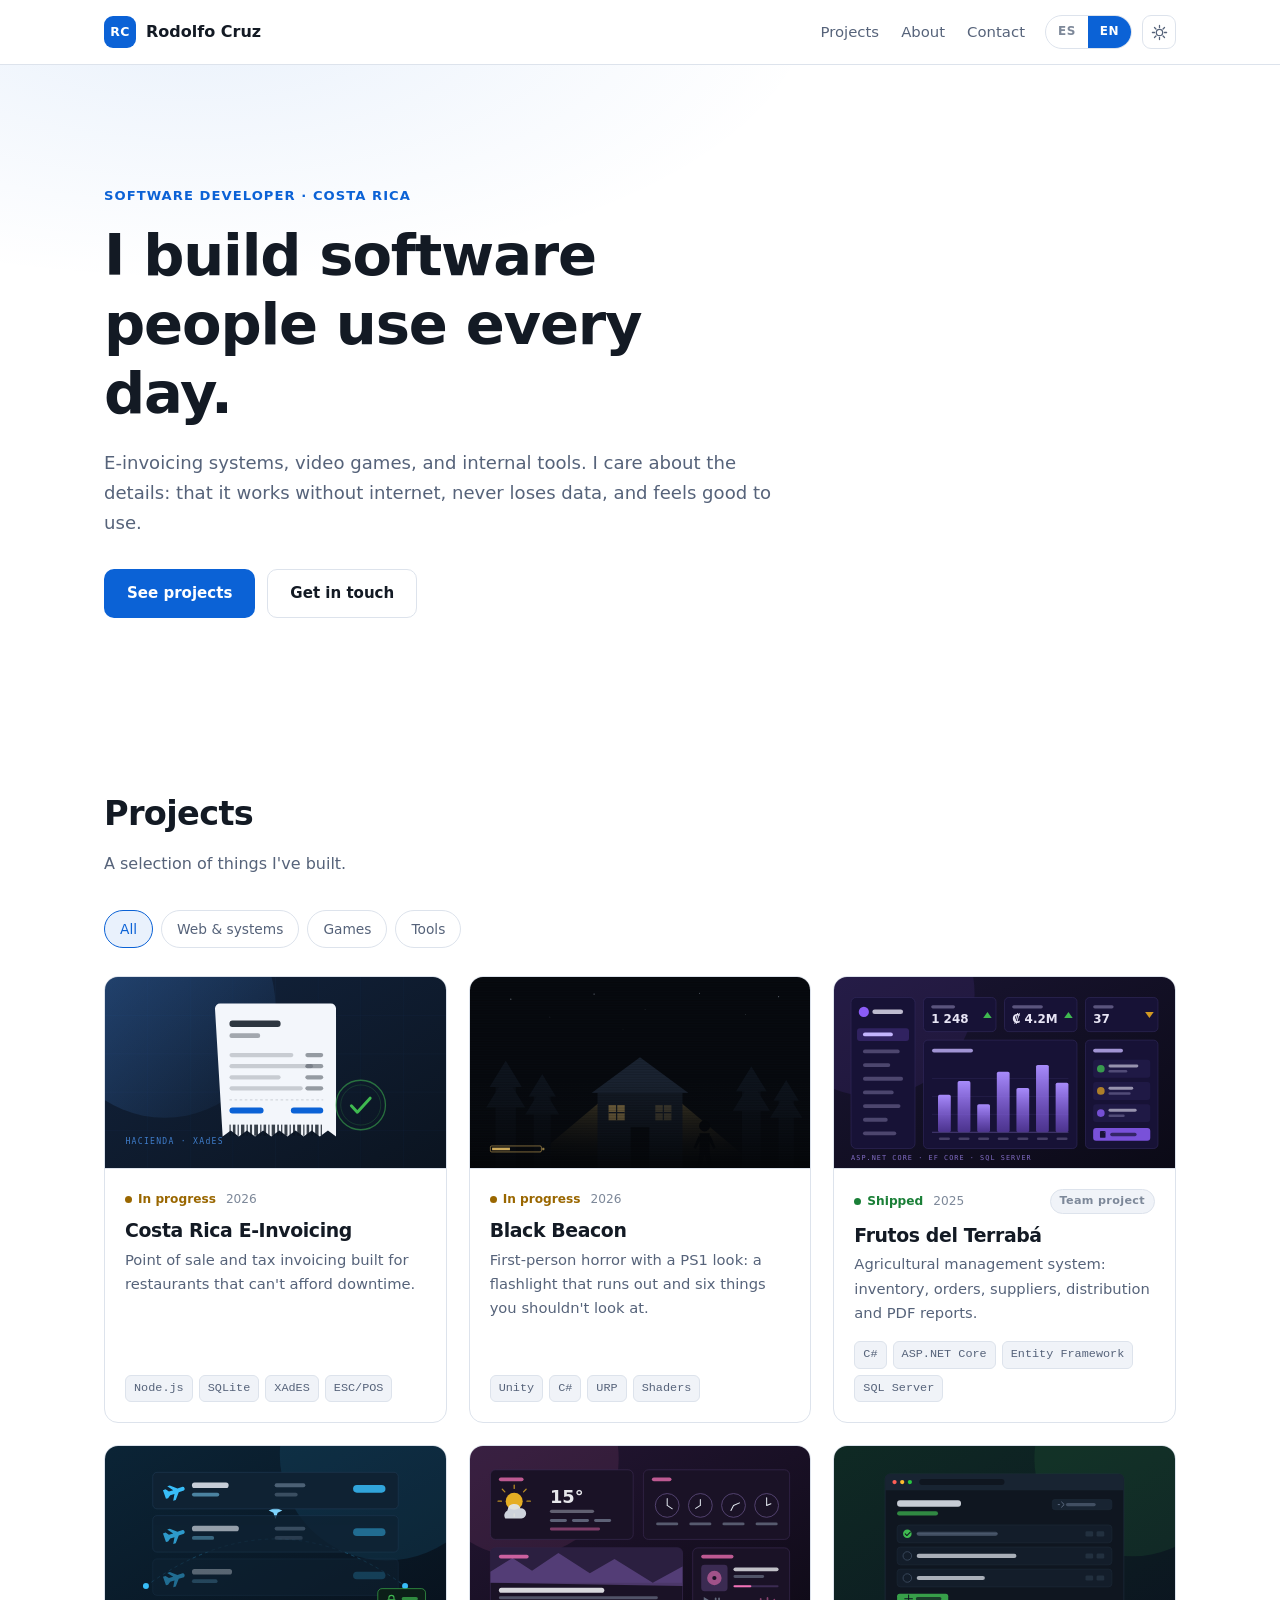
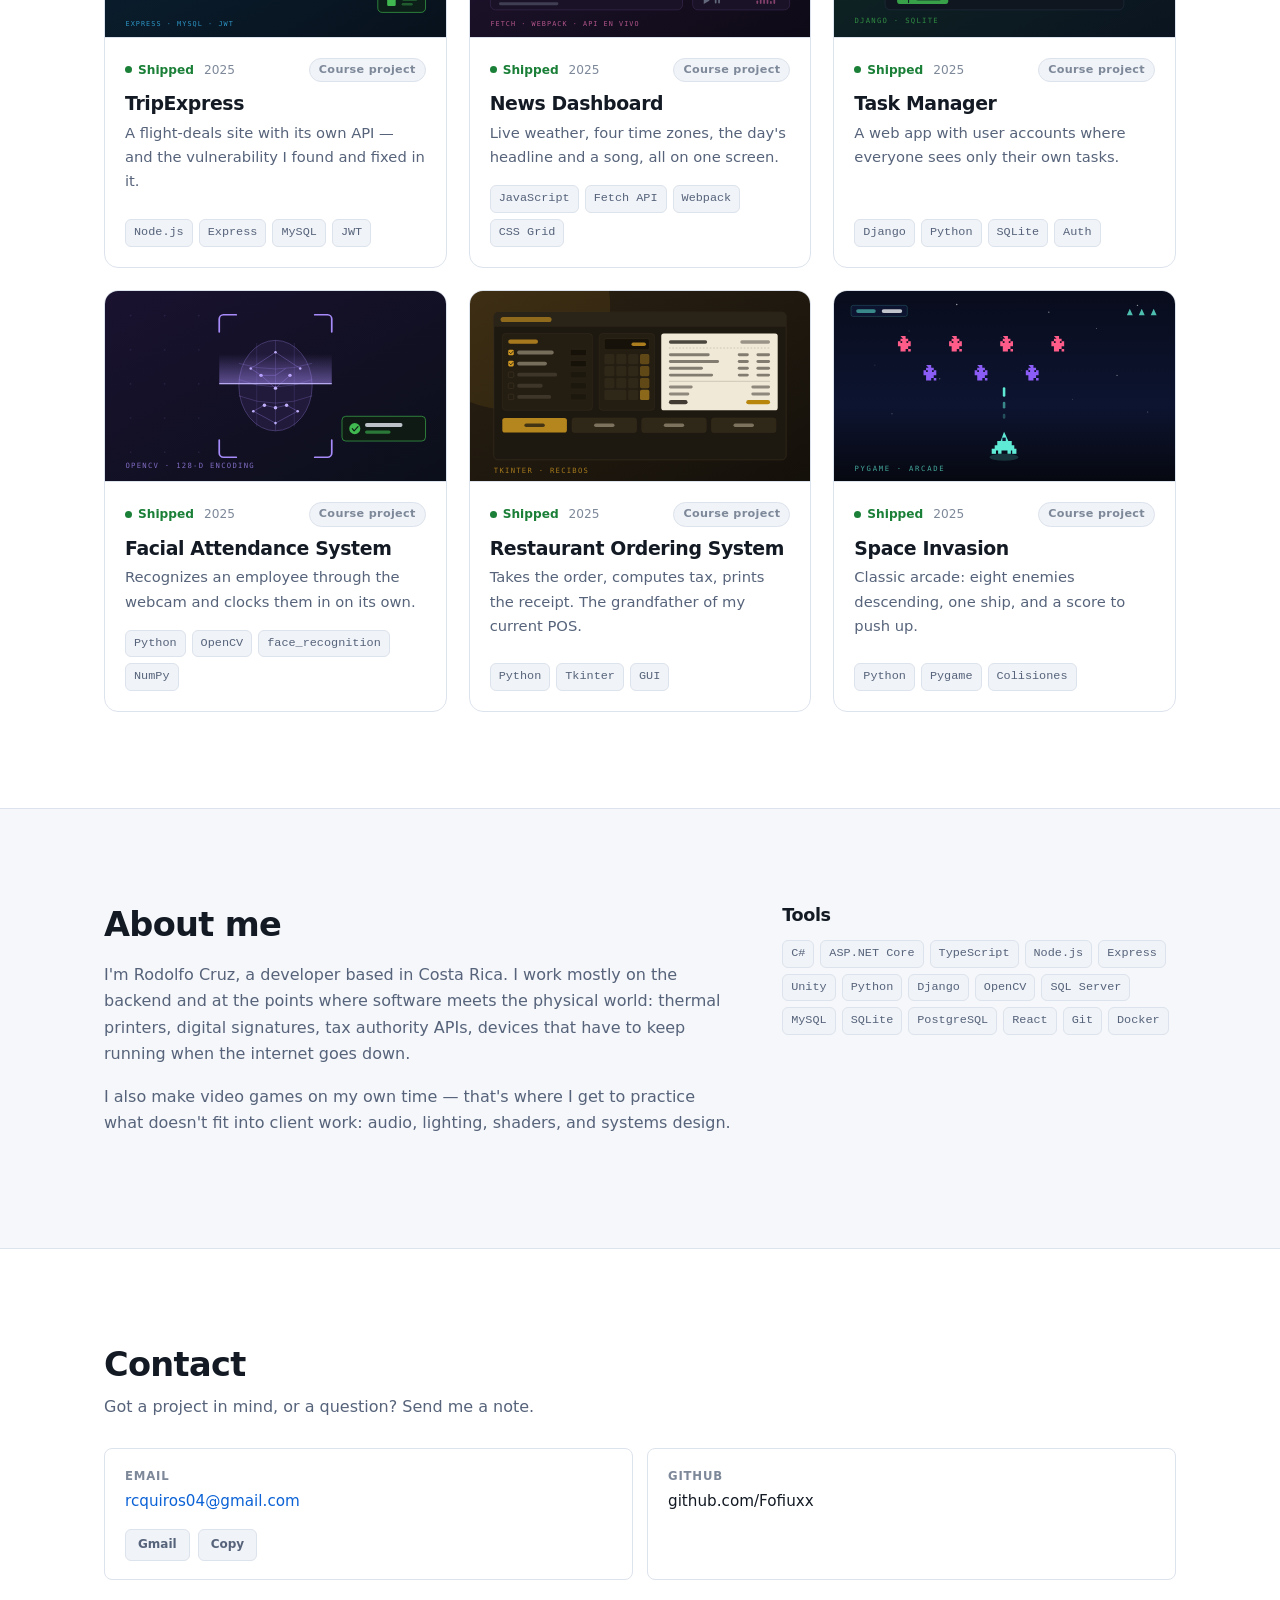
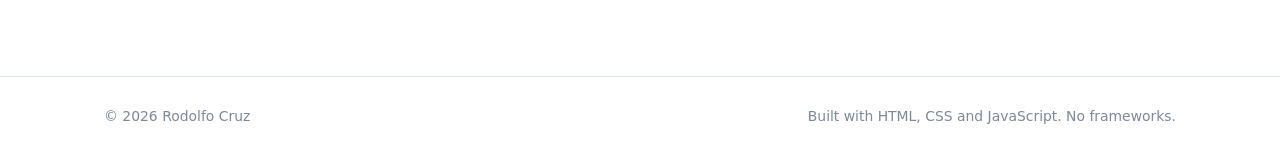
<file: index.html>
<!DOCTYPE html>
<html lang="es" data-theme="dark">
<head>
  <meta charset="UTF-8">
  <meta name="viewport" content="width=device-width, initial-scale=1.0">
  <title>Rodolfo Cruz — Proyectos</title>
  <meta name="description" content="Portafolio de proyectos de Rodolfo Cruz: software de facturación electrónica, videojuegos y herramientas.">
  <meta name="color-scheme" content="dark light">

  <!-- Vista previa al compartir el enlace.
       og:image tiene que ser JPG o PNG con URL absoluta: las redes sociales
       no renderizan SVG ni resuelven rutas relativas. Si algún día cambias
       el dominio, hay que actualizar estas dos URL. -->
  <meta property="og:type" content="website">
  <meta property="og:url" content="https://fofiuxx.github.io/portfolio/">
  <meta property="og:title" content="Rodolfo Cruz — Proyectos">
  <meta property="og:description" content="Portafolio de proyectos: facturación electrónica, videojuegos y herramientas.">
  <meta property="og:image" content="https://fofiuxx.github.io/portfolio/assets/img/og-cover.jpg">
  <meta property="og:image:width" content="1200">
  <meta property="og:image:height" content="630">
  <meta name="twitter:card" content="summary_large_image">

  <link rel="icon" href="assets/img/favicon.svg" type="image/svg+xml">
  <link rel="apple-touch-icon" href="assets/img/apple-touch-icon.png">
  <link rel="stylesheet" href="css/styles.css">
</head>
<body>
  <a class="skip-link" href="#main" data-i18n="skip">Saltar al contenido</a>

  <header class="site-header">
    <div class="wrap header-inner">
      <a class="brand" href="#top">
        <span class="brand-mark" aria-hidden="true">RC</span>
        <span class="brand-name">Rodolfo Cruz</span>
      </a>

      <nav class="nav" aria-label="Principal">
        <a href="#proyectos" data-i18n="nav.projects">Proyectos</a>
        <a href="#sobre-mi" data-i18n="nav.about">Sobre mí</a>
        <a href="#contacto" data-i18n="nav.contact">Contacto</a>
      </nav>

      <div class="header-actions">
        <div class="lang-switch" role="group" aria-label="Idioma / Language">
          <button type="button" data-lang="es" class="is-active">ES</button>
          <button type="button" data-lang="en">EN</button>
        </div>
        <button type="button" id="theme-toggle" class="icon-btn" aria-label="Cambiar tema">
          <svg class="icon-sun" viewBox="0 0 24 24" aria-hidden="true"><circle cx="12" cy="12" r="4.5"/><path d="M12 2v3M12 19v3M2 12h3M19 12h3M4.9 4.9l2.1 2.1M17 17l2.1 2.1M19.1 4.9L17 7M7 17l-2.1 2.1"/></svg>
          <svg class="icon-moon" viewBox="0 0 24 24" aria-hidden="true"><path d="M20 14.5A8.5 8.5 0 0 1 9.5 4a8.5 8.5 0 1 0 10.5 10.5z"/></svg>
        </button>
      </div>
    </div>
  </header>

  <main id="main">
    <section class="hero" id="top">
      <div class="wrap">
        <p class="eyebrow" data-i18n="hero.eyebrow">Desarrollador de software · Costa Rica</p>
        <h1 class="hero-title" data-i18n="hero.title">Construyo software que se usa todos los días.</h1>
        <p class="hero-lead" data-i18n="hero.lead">
          Sistemas de facturación electrónica, videojuegos y herramientas internas.
          Me interesa el detalle: que funcione sin internet, que no pierda datos y que se sienta bien de usar.
        </p>
        <div class="hero-actions">
          <a class="btn btn-primary" href="#proyectos" data-i18n="hero.cta">Ver proyectos</a>
          <!-- Lleva a la sección de contacto en vez de abrir mailto: si el
               visitante no tiene programa de correo, un mailto no hace nada
               y el botón parece roto. Abajo puede copiar la dirección o
               abrir Gmail. -->
          <a class="btn btn-ghost" href="#contacto" data-i18n="hero.contact">Escríbeme</a>
        </div>
      </div>
    </section>

    <section class="section" id="proyectos">
      <div class="wrap">
        <div class="section-head">
          <h2 data-i18n="projects.title">Proyectos</h2>
          <p class="section-sub" data-i18n="projects.sub">Una selección de lo que he construido.</p>
        </div>

        <div class="filters" id="filters" role="group" aria-label="Filtrar proyectos"></div>

        <div class="grid" id="project-grid"></div>
        <p class="empty" id="empty-state" hidden data-i18n="projects.empty">No hay proyectos en esta categoría.</p>
      </div>
    </section>

    <section class="section section-alt" id="sobre-mi">
      <div class="wrap about">
        <div class="about-text">
          <h2 data-i18n="about.title">Sobre mí</h2>
          <p data-i18n="about.p1">
            Soy Rodolfo Cruz, desarrollador en Costa Rica. Trabajo sobre todo en el backend y en los
            puntos donde el software toca el mundo real: impresoras térmicas, firmas digitales,
            APIs de Hacienda, dispositivos que tienen que seguir funcionando cuando se cae el internet.
          </p>
          <p data-i18n="about.p2">
            También hago videojuegos por mi cuenta, que es donde practico lo que no cabe en un
            proyecto de cliente: audio, iluminación, shaders y diseño de sistemas.
          </p>
        </div>
        <div class="about-stack">
          <h3 data-i18n="about.stackTitle">Herramientas</h3>
          <ul class="chips" id="stack-list"></ul>
        </div>
      </div>
    </section>

    <section class="section" id="contacto">
      <div class="wrap contact">
        <h2 data-i18n="contact.title">Contacto</h2>
        <p data-i18n="contact.sub">¿Un proyecto en mente o una pregunta? Escríbeme.</p>
        <div class="contact-links">
          <!-- Tres salidas, porque no todo el mundo tiene programa de correo:
               el enlace abre el suyo si lo tiene, "Gmail" funciona desde
               cualquier navegador, y "Copiar" siempre funciona. -->
          <div class="contact-link contacto-correo">
            <span class="contact-label">Email</span>
            <a class="contact-value" id="enlace-correo"
               href="mailto:rcquiros04@gmail.com?subject=Contacto%20desde%20tu%20portafolio">rcquiros04@gmail.com</a>
            <div class="acciones-correo">
              <a class="accion" href="https://mail.google.com/mail/?view=cm&amp;fs=1&amp;to=rcquiros04@gmail.com&amp;su=Contacto%20desde%20tu%20portafolio"
                 target="_blank" rel="noopener">Gmail</a>
              <button type="button" class="accion" id="copiar-correo"
                      data-correo="rcquiros04@gmail.com" data-i18n="contact.copiar">Copiar</button>
            </div>
          </div>
          <a class="contact-link" href="https://github.com/Fofiuxx" target="_blank" rel="noopener">
            <span class="contact-label">GitHub</span>
            <span class="contact-value">github.com/Fofiuxx</span>
          </a>
          <!-- ¿Tienes LinkedIn? Descomenta esto y pon tu usuario.
               Lo dejé fuera porque no lo sé, y un enlace roto en un portafolio
               es peor que no tener el enlace.
          <a class="contact-link" href="https://www.linkedin.com/in/TU-USUARIO" target="_blank" rel="noopener">
            <span class="contact-label">LinkedIn</span>
            <span class="contact-value">linkedin.com/in/TU-USUARIO</span>
          </a>
          -->
        </div>
      </div>
    </section>
  </main>

  <footer class="site-footer">
    <div class="wrap footer-inner">
      <p>© <span id="year"></span> Rodolfo Cruz</p>
      <p class="footer-note" data-i18n="footer.note">Hecho con HTML, CSS y JavaScript. Sin frameworks.</p>
    </div>
  </footer>

  <!-- Detalle de proyecto -->
  <dialog class="modal" id="project-modal" aria-labelledby="modal-title">
    <button type="button" class="modal-close" id="modal-close" aria-label="Cerrar">&times;</button>
    <div class="modal-body" id="modal-body"></div>
  </dialog>

  <script src="js/projects.js"></script>
  <script src="js/i18n.js"></script>
  <script src="js/main.js"></script>
</body>
</html>
</file>
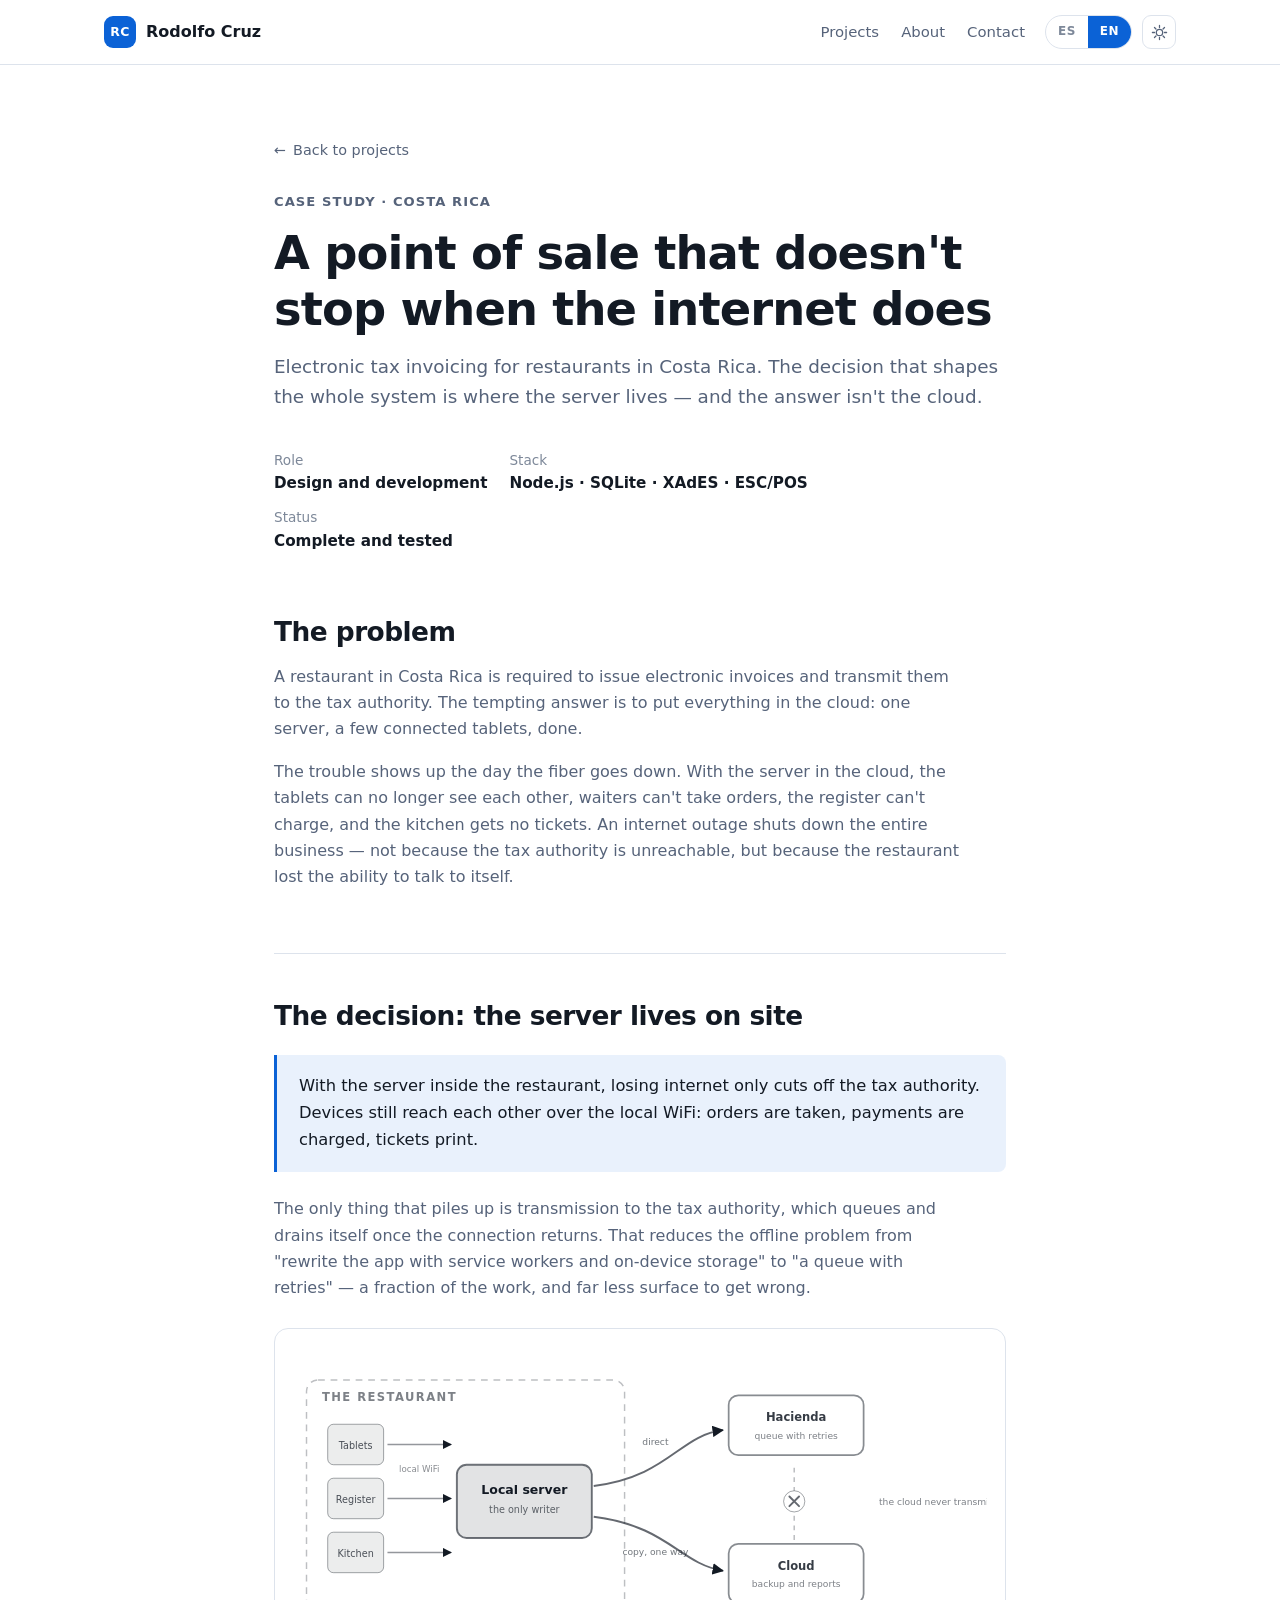
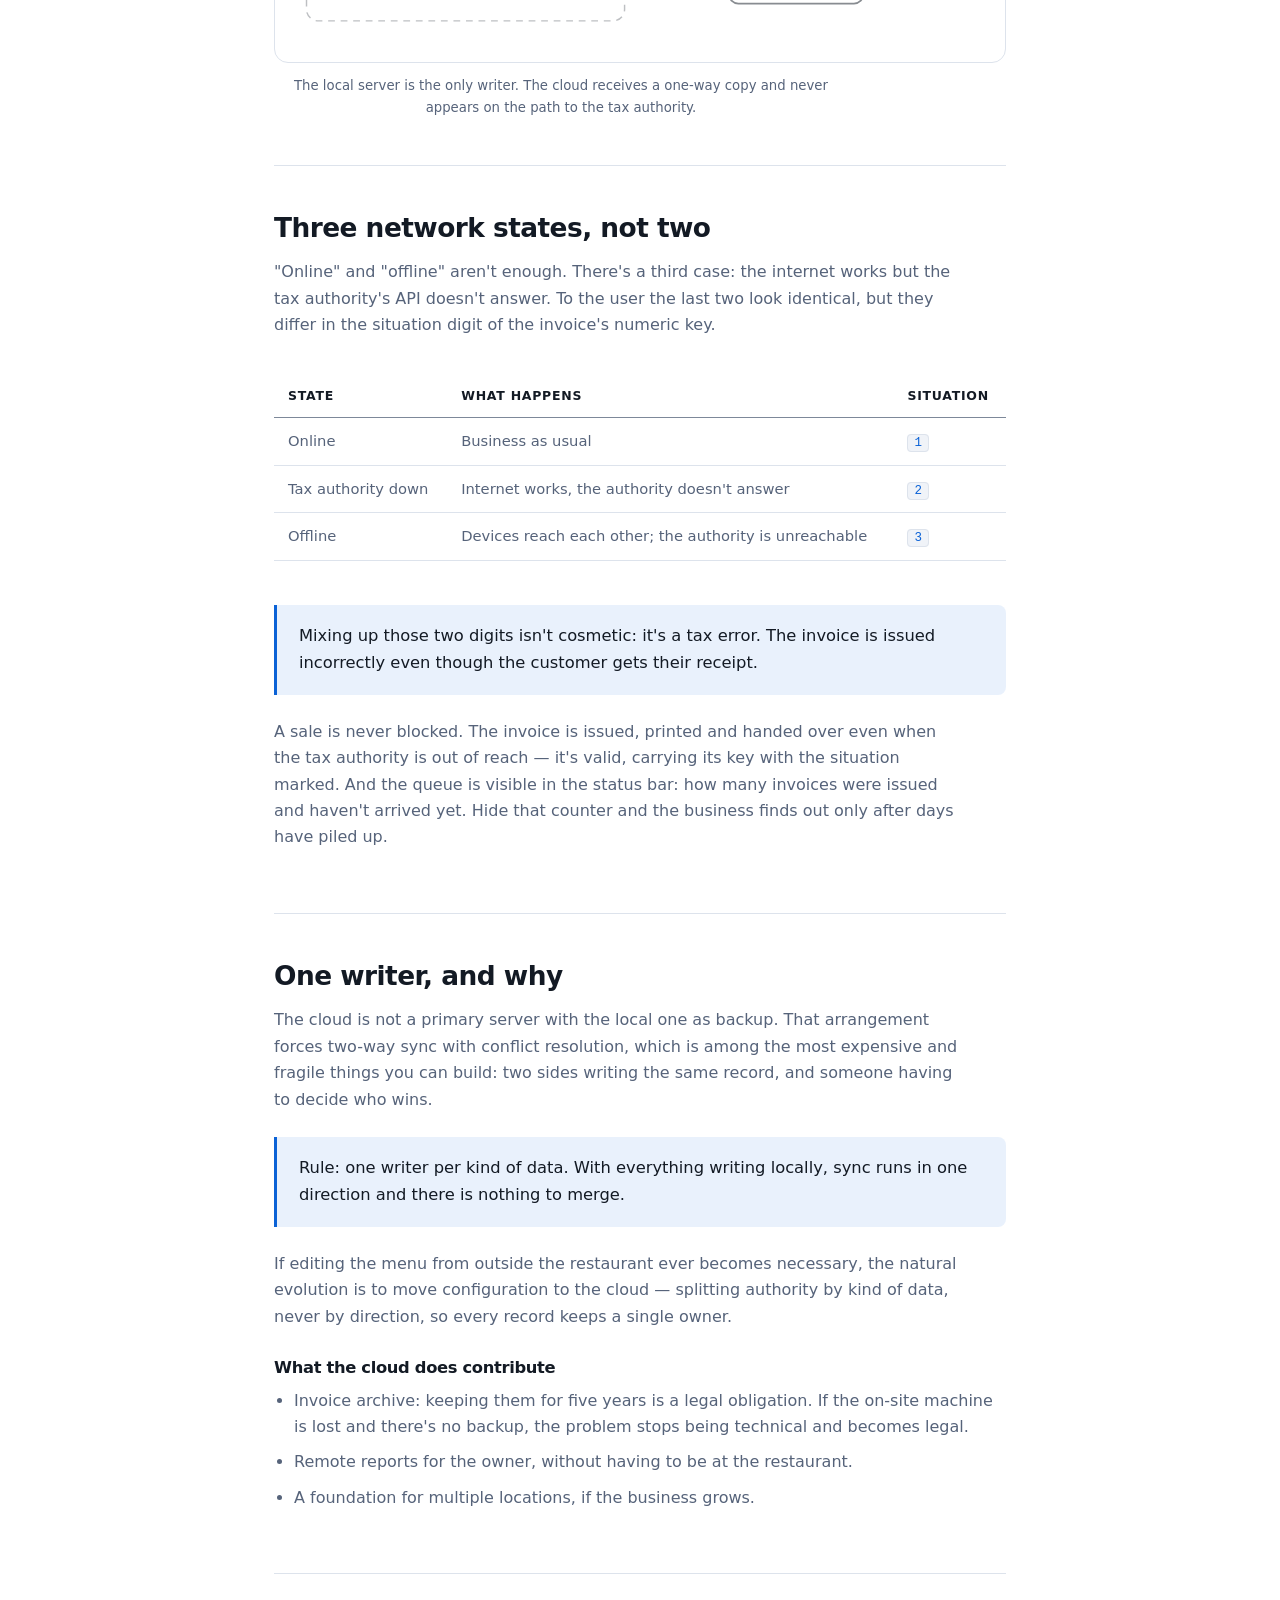
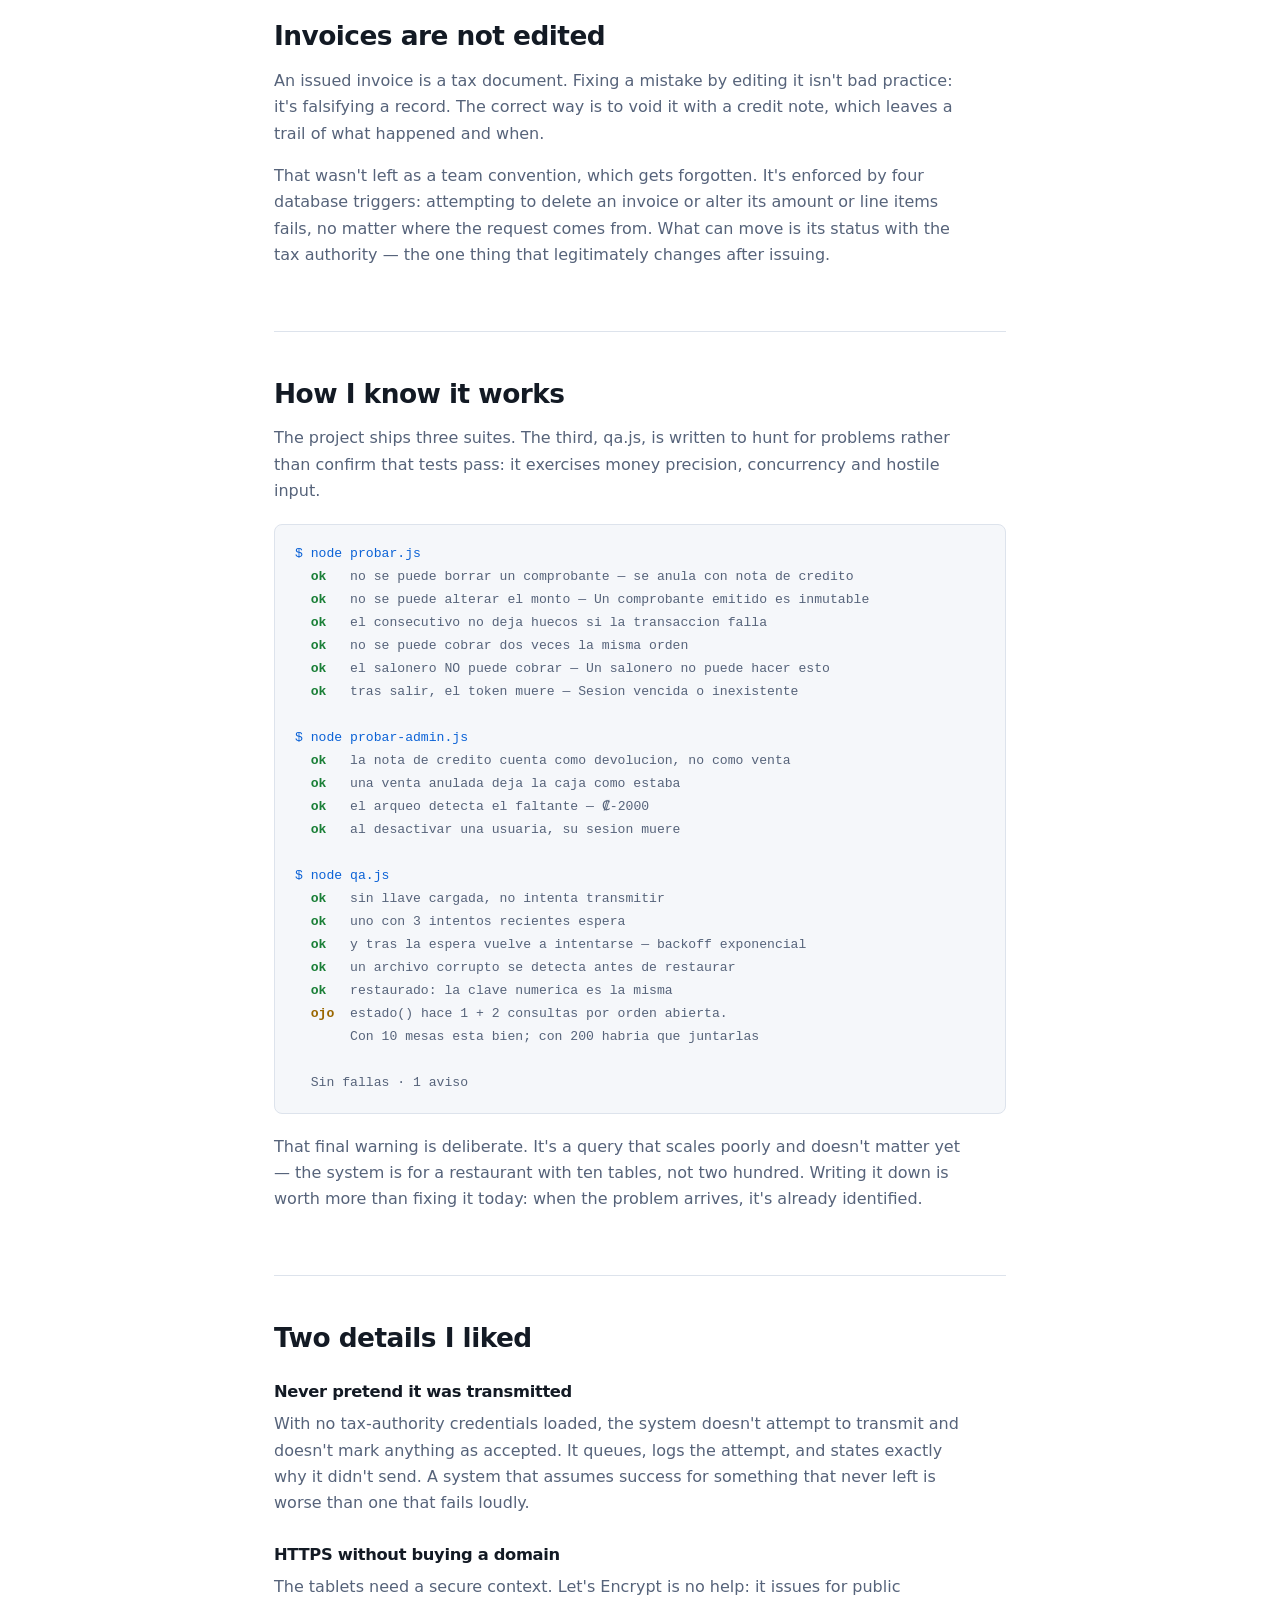
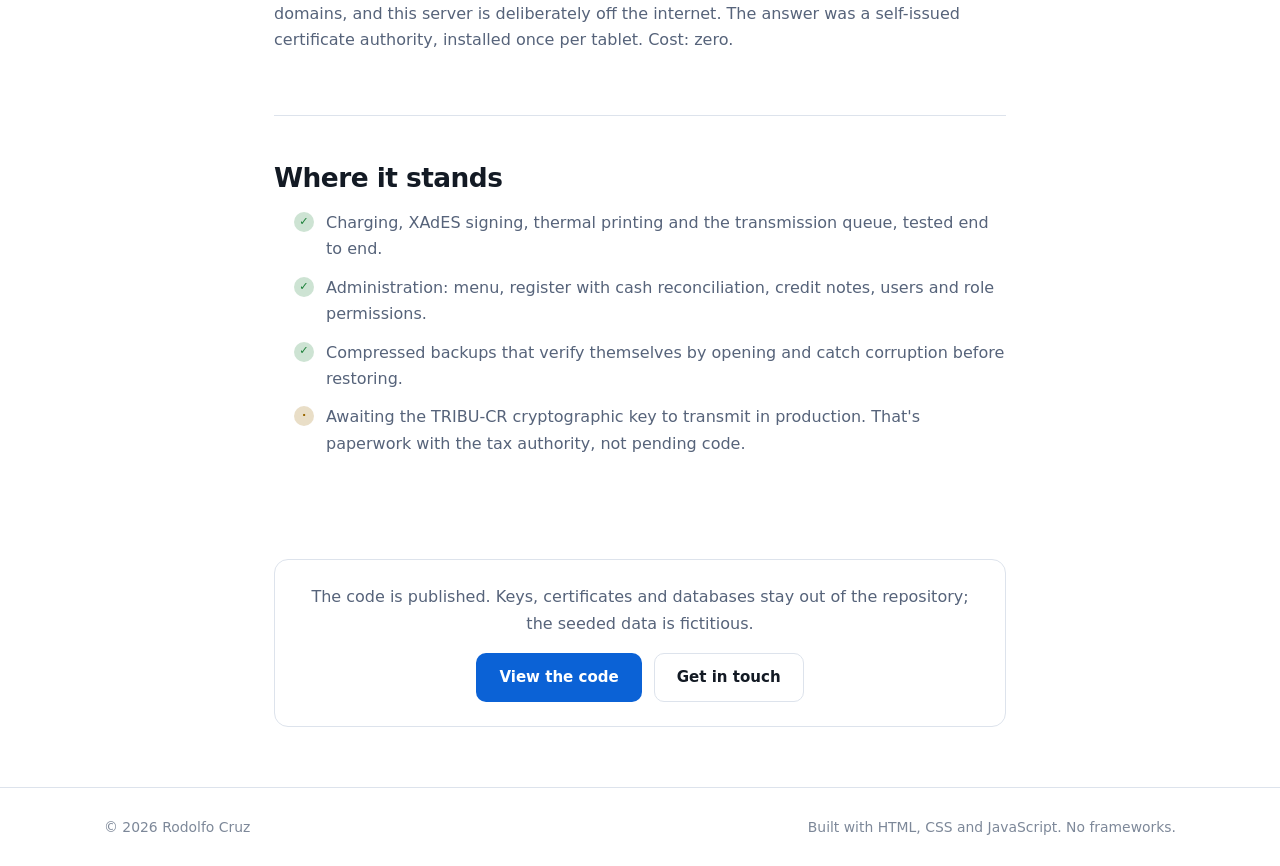
<file: proyectos/facturacion-cr.html>
<!DOCTYPE html>
<html lang="es" data-theme="dark">
<head>
  <meta charset="UTF-8">
  <meta name="viewport" content="width=device-width, initial-scale=1.0">
  <title>Facturación Electrónica CR — Caso de estudio</title>
  <meta name="description" content="Por qué el servidor de un punto de venta con facturación electrónica va dentro del restaurante y no en la nube.">
  <meta name="color-scheme" content="dark light">

  <meta property="og:type" content="article">
  <meta property="og:url" content="https://fofiuxx.github.io/portfolio/proyectos/facturacion-cr.html">
  <meta property="og:title" content="Facturación Electrónica CR — Caso de estudio">
  <meta property="og:description" content="Por qué el servidor va dentro del restaurante y no en la nube.">
  <meta property="og:image" content="https://fofiuxx.github.io/portfolio/assets/img/og-cover.jpg">
  <meta name="twitter:card" content="summary_large_image">

  <link rel="icon" href="../assets/img/favicon.svg" type="image/svg+xml">
  <link rel="stylesheet" href="../css/styles.css">
  <link rel="stylesheet" href="../css/caso.css">
</head>
<body>
  <a class="skip-link" href="#main" data-i18n="skip">Saltar al contenido</a>

  <header class="site-header">
    <div class="wrap header-inner">
      <a class="brand" href="../index.html">
        <span class="brand-mark" aria-hidden="true">RC</span>
        <span class="brand-name">Rodolfo Cruz</span>
      </a>
      <nav class="nav" aria-label="Principal">
        <a href="../index.html#proyectos" data-i18n="nav.projects">Proyectos</a>
        <a href="../index.html#sobre-mi" data-i18n="nav.about">Sobre mí</a>
        <a href="../index.html#contacto" data-i18n="nav.contact">Contacto</a>
      </nav>
      <div class="header-actions">
        <div class="lang-switch" role="group" aria-label="Idioma / Language">
          <button type="button" data-lang="es" class="is-active">ES</button>
          <button type="button" data-lang="en">EN</button>
        </div>
        <button type="button" id="theme-toggle" class="icon-btn" aria-label="Cambiar tema">
          <svg class="icon-sun" viewBox="0 0 24 24" aria-hidden="true"><circle cx="12" cy="12" r="4.5"/><path d="M12 2v3M12 19v3M2 12h3M19 12h3M4.9 4.9l2.1 2.1M17 17l2.1 2.1M19.1 4.9L17 7M7 17l-2.1 2.1"/></svg>
          <svg class="icon-moon" viewBox="0 0 24 24" aria-hidden="true"><path d="M20 14.5A8.5 8.5 0 0 1 9.5 4a8.5 8.5 0 1 0 10.5 10.5z"/></svg>
        </button>
      </div>
    </div>
  </header>

  <main id="main" class="caso">
    <div class="caso-hero">
      <a class="volver" href="../index.html#proyectos" data-i18n="volver">Volver a proyectos</a>
      <p class="eyebrow" data-i18n="c.eyebrow">Caso de estudio · Costa Rica</p>
      <h1 data-i18n="c.titulo">Un punto de venta que no se detiene cuando se cae el internet</h1>
      <p class="caso-lead" data-i18n="c.lead">
        Facturación electrónica ante Hacienda para restaurantes. La decisión que define
        todo el sistema es dónde vive el servidor — y la respuesta no es la nube.
      </p>
      <div class="caso-meta">
        <div><span data-i18n="c.meta.rol">Rol</span><strong data-i18n="c.meta.rolV">Diseño y desarrollo</strong></div>
        <div><span data-i18n="c.meta.stack">Stack</span><strong>Node.js · SQLite · XAdES · ESC/POS</strong></div>
        <div><span data-i18n="c.meta.estado">Estado</span><strong data-i18n="c.meta.estadoV">Completo y probado</strong></div>
      </div>
    </div>

    <section>
      <h2 data-i18n="c.problema.t">El problema</h2>
      <p data-i18n="c.problema.p1">
        Un restaurante en Costa Rica está obligado a emitir comprobantes electrónicos y
        transmitirlos a Hacienda. La tentación es poner todo en la nube: un servidor, unas
        tablets conectadas, listo.
      </p>
      <p data-i18n="c.problema.p2">
        El problema aparece el día que se cae la fibra. Con el servidor en la nube, las
        tablets dejan de verse entre sí, los saloneros no pueden tomar pedidos, la caja no
        puede cobrar y la cocina no recibe comandas. Un corte de internet apaga el negocio
        entero — y no porque Hacienda esté inalcanzable, sino porque el restaurante perdió
        la capacidad de hablar consigo mismo.
      </p>
    </section>

    <section>
      <h2 data-i18n="c.decision.t">La decisión: el servidor va en el local</h2>
      <div class="clave">
        <p data-i18n="c.decision.clave">
          Con el servidor dentro del restaurante, perder internet <strong>solo corta a
          Hacienda</strong>. Los dispositivos se siguen viendo por el WiFi del local: se
          toman pedidos, se cobra y se imprime igual.
        </p>
      </div>
      <p data-i18n="c.decision.p1">
        Lo único que se acumula es la transmisión al fisco, que se encola y se drena sola
        cuando vuelve la conexión. Eso reduce el problema del trabajo sin conexión de
        «reescribir la aplicación con service workers y almacenamiento en el dispositivo»
        a «una cola con reintentos» — una fracción del trabajo, y muchísimo menos superficie
        donde equivocarse.
      </p>

      <div class="diagrama">
        <svg viewBox="0 0 720 300" xmlns="http://www.w3.org/2000/svg" role="img"
             aria-labelledby="diag-titulo">
          <title id="diag-titulo" data-i18n="c.diag.alt">El servidor vive en el restaurante; la nube solo recibe copia y el envío a Hacienda sale del local</title>
          <defs>
            <marker id="flecha" viewBox="0 0 10 10" refX="9" refY="5"
                    markerWidth="6" markerHeight="6" orient="auto-start-reverse">
              <path d="M0 0L10 5L0 10z" fill="currentColor"/>
            </marker>
          </defs>

          <!-- recinto del local -->
          <rect x="14" y="30" width="330" height="250" rx="12"
                fill="none" stroke="currentColor" stroke-opacity="0.28"
                stroke-width="1.5" stroke-dasharray="7 6"/>
          <text x="30" y="52" font-size="12" font-weight="700" fill="currentColor"
                fill-opacity="0.55" letter-spacing="1.5" data-i18n="c.diag.local">EL RESTAURANTE</text>

          <!-- dispositivos -->
          <g fill="currentColor" fill-opacity="0.08" stroke="currentColor" stroke-opacity="0.4">
            <rect x="36" y="76" width="58" height="42" rx="6"/>
            <rect x="36" y="132" width="58" height="42" rx="6"/>
            <rect x="36" y="188" width="58" height="42" rx="6"/>
          </g>
          <g font-size="10" fill="currentColor" fill-opacity="0.75" text-anchor="middle">
            <text x="65" y="102" data-i18n="c.diag.tablet">Tablets</text>
            <text x="65" y="158" data-i18n="c.diag.caja">Caja</text>
            <text x="65" y="214" data-i18n="c.diag.cocina">Cocina</text>
          </g>

          <!-- servidor local -->
          <rect x="170" y="118" width="140" height="76" rx="10"
                fill="currentColor" fill-opacity="0.12"
                stroke="currentColor" stroke-opacity="0.6" stroke-width="2"/>
          <text x="240" y="148" font-size="13" font-weight="700" text-anchor="middle"
                fill="currentColor" data-i18n="c.diag.servidor">Servidor local</text>
          <text x="240" y="168" font-size="10" text-anchor="middle"
                fill="currentColor" fill-opacity="0.65" data-i18n="c.diag.escritor">único que escribe</text>

          <!-- enlaces WiFi -->
          <g stroke="currentColor" stroke-opacity="0.45" stroke-width="1.6" fill="none"
             marker-end="url(#flecha)" color="currentColor">
            <path d="M98 97h66"/>
            <path d="M98 153h66"/>
            <path d="M98 209h66"/>
          </g>
          <text x="131" y="126" font-size="9" text-anchor="middle"
                fill="currentColor" fill-opacity="0.5" data-i18n="c.diag.wifi">WiFi del local</text>

          <!-- Hacienda -->
          <rect x="452" y="46" width="140" height="62" rx="10"
                fill="none" stroke="currentColor" stroke-opacity="0.5" stroke-width="1.8"/>
          <text x="522" y="73" font-size="12" font-weight="700" text-anchor="middle"
                fill="currentColor" fill-opacity="0.85">Hacienda</text>
          <text x="522" y="91" font-size="9.5" text-anchor="middle"
                fill="currentColor" fill-opacity="0.55" data-i18n="c.diag.cola">cola con reintentos</text>

          <!-- Nube -->
          <rect x="452" y="200" width="140" height="62" rx="10"
                fill="none" stroke="currentColor" stroke-opacity="0.5" stroke-width="1.8"/>
          <text x="522" y="227" font-size="12" font-weight="700" text-anchor="middle"
                fill="currentColor" fill-opacity="0.85" data-i18n="c.diag.nube">Nube</text>
          <text x="522" y="245" font-size="9.5" text-anchor="middle"
                fill="currentColor" fill-opacity="0.55" data-i18n="c.diag.respaldo">respaldo y reportes</text>

          <!-- local -> Hacienda -->
          <path d="M312 140 C 390 130, 400 88, 446 82" fill="none"
                stroke="currentColor" stroke-opacity="0.65" stroke-width="2"
                marker-end="url(#flecha)"/>
          <text x="376" y="98" font-size="9.5" text-anchor="middle"
                fill="currentColor" fill-opacity="0.6" data-i18n="c.diag.directo">directo</text>

          <!-- local -> nube (una sola direccion) -->
          <path d="M312 172 C 390 182, 400 220, 446 228" fill="none"
                stroke="currentColor" stroke-opacity="0.65" stroke-width="2"
                marker-end="url(#flecha)"/>
          <text x="376" y="212" font-size="9.5" text-anchor="middle"
                fill="currentColor" fill-opacity="0.6" data-i18n="c.diag.unaVia">copia, una vía</text>

          <!-- lo que NO pasa -->
          <path d="M520 196 L520 116" fill="none" stroke="currentColor"
                stroke-opacity="0.28" stroke-width="1.6" stroke-dasharray="5 5"/>
          <g transform="translate(520 156)">
            <circle r="11" fill="var(--bg)" stroke="currentColor" stroke-opacity="0.4"/>
            <path d="M-5 -5L5 5M5 -5L-5 5" stroke="currentColor" stroke-opacity="0.65"
                  stroke-width="2" stroke-linecap="round"/>
          </g>
          <text x="608" y="160" font-size="9.5" fill="currentColor" fill-opacity="0.55"
                data-i18n="c.diag.nunca">la nube nunca transmite</text>
        </svg>
      </div>
      <p class="pie-figura" data-i18n="c.diag.pie">
        El local es el único que escribe. La nube recibe copia en una sola dirección y
        nunca aparece en el camino hacia Hacienda.
      </p>
    </section>

    <section>
      <h2 data-i18n="c.estados.t">Tres estados de red, no dos</h2>
      <p data-i18n="c.estados.p1">
        «Con internet» y «sin internet» no alcanzan. Hay un tercer caso: hay internet pero
        la API de Hacienda no responde. Para el usuario los dos últimos se ven igual, pero
        se distinguen en el dígito de situación de la clave numérica del comprobante.
      </p>
      <div class="tabla-envoltura">
        <table class="tabla-caso">
          <thead>
            <tr>
              <th data-i18n="c.estados.h1">Estado</th>
              <th data-i18n="c.estados.h2">Qué pasa</th>
              <th data-i18n="c.estados.h3">Situación</th>
            </tr>
          </thead>
          <tbody>
            <tr><td data-i18n="c.estados.r1a">En línea</td><td data-i18n="c.estados.r1b">Todo normal</td><td><code>1</code></td></tr>
            <tr><td data-i18n="c.estados.r2a">Hacienda caído</td><td data-i18n="c.estados.r2b">Hay internet, el fisco no responde</td><td><code>2</code></td></tr>
            <tr><td data-i18n="c.estados.r3a">Sin internet</td><td data-i18n="c.estados.r3b">Los dispositivos se ven entre sí; Hacienda inalcanzable</td><td><code>3</code></td></tr>
          </tbody>
        </table>
      </div>
      <div class="clave">
        <p data-i18n="c.estados.clave">
          Confundir esos dos dígitos no es un detalle cosmético: es un <strong>error
          fiscal</strong>. El comprobante queda mal emitido aunque el cliente reciba su tiquete.
        </p>
      </div>
      <p data-i18n="c.estados.p2">
        La venta nunca se bloquea. El comprobante se emite, se imprime y se entrega aunque
        Hacienda esté fuera de alcance — es válido, lleva su clave con la situación marcada.
        Y la cola es visible en la barra: cuántos comprobantes se emitieron y todavía no
        llegaron. Si ese contador se esconde, el negocio se entera cuando ya acumuló días.
      </p>
    </section>

    <section>
      <h2 data-i18n="c.escritor.t">Un solo escritor, y por qué</h2>
      <p data-i18n="c.escritor.p1">
        La nube no es un servidor primario con el local de respaldo. Ese esquema obliga a
        sincronización bidireccional con resolución de conflictos, que es de lo más caro y
        frágil que se puede construir: dos lados escribiendo el mismo dato, y alguien
        teniendo que decidir quién gana.
      </p>
      <div class="clave">
        <p data-i18n="c.escritor.clave">
          Regla: <strong>un solo escritor por tipo de dato</strong>. Con todo escribiendo
          en el local, la sincronización va en una dirección y no hay nada que fusionar.
        </p>
      </div>
      <p data-i18n="c.escritor.p2">
        Si algún día hace falta editar el menú desde fuera del restaurante, la evolución
        natural es mover la configuración a la nube — repartir la autoridad por tipo de
        dato, nunca por dirección, de modo que cada registro conserve un único dueño.
      </p>
      <h3 data-i18n="c.escritor.h">Lo que la nube sí aporta</h3>
      <ul>
        <li data-i18n="c.escritor.l1">Respaldo de comprobantes: conservarlos cinco años es obligación legal. Si el equipo del local se pierde y no hay respaldo, el problema pasa de técnico a legal.</li>
        <li data-i18n="c.escritor.l2">Reportes remotos para el dueño, sin tener que estar en el restaurante.</li>
        <li data-i18n="c.escritor.l3">Base para varios locales, si el negocio crece.</li>
      </ul>
    </section>

    <section>
      <h2 data-i18n="c.inmutable.t">Los comprobantes no se editan</h2>
      <p data-i18n="c.inmutable.p1">
        Un comprobante emitido es un documento fiscal. Corregir un error editándolo no es
        una mala práctica: es falsear un registro. La forma correcta es anularlo con una
        nota de crédito, que deja rastro de qué pasó y cuándo.
      </p>
      <p data-i18n="c.inmutable.p2">
        Eso no se dejó como norma de equipo, que se olvida. Está impuesto por
        <strong>cuatro triggers en la base de datos</strong>: intentar borrar un comprobante
        o alterar su monto o sus líneas falla, venga la petición de donde venga. Lo que sí
        se puede mover es su estado ante Hacienda, que es lo único que legítimamente cambia
        después de emitido.
      </p>
    </section>

    <section>
      <h2 data-i18n="c.pruebas.t">Cómo sé que funciona</h2>
      <p data-i18n="c.pruebas.p1">
        El proyecto trae tres suites. La tercera, <code>qa.js</code>, está escrita para
        buscar problemas y no para confirmar que las pruebas pasan: prueba precisión del
        dinero, concurrencia y entradas hostiles.
      </p>
      <div class="consola"><span class="cmd">$ node probar.js</span>
  <span class="ok">ok</span>   no se puede borrar un comprobante — se anula con nota de credito
  <span class="ok">ok</span>   no se puede alterar el monto — Un comprobante emitido es inmutable
  <span class="ok">ok</span>   el consecutivo no deja huecos si la transaccion falla
  <span class="ok">ok</span>   no se puede cobrar dos veces la misma orden
  <span class="ok">ok</span>   el salonero NO puede cobrar — Un salonero no puede hacer esto
  <span class="ok">ok</span>   tras salir, el token muere — Sesion vencida o inexistente

<span class="cmd">$ node probar-admin.js</span>
  <span class="ok">ok</span>   la nota de credito cuenta como devolucion, no como venta
  <span class="ok">ok</span>   una venta anulada deja la caja como estaba
  <span class="ok">ok</span>   el arqueo detecta el faltante — ₡-2000
  <span class="ok">ok</span>   al desactivar una usuaria, su sesion muere

<span class="cmd">$ node qa.js</span>
  <span class="ok">ok</span>   sin llave cargada, no intenta transmitir
  <span class="ok">ok</span>   uno con 3 intentos recientes espera
  <span class="ok">ok</span>   y tras la espera vuelve a intentarse — backoff exponencial
  <span class="ok">ok</span>   un archivo corrupto se detecta antes de restaurar
  <span class="ok">ok</span>   restaurado: la clave numerica es la misma
  <span class="aviso">ojo</span>  estado() hace 1 + 2 consultas por orden abierta.
       Con 10 mesas esta bien; con 200 habria que juntarlas

  Sin fallas · 1 aviso</div>
      <p data-i18n="c.pruebas.p2">
        Ese aviso final está a propósito. Es una consulta que escala mal y todavía no
        importa — el sistema es para un restaurante con diez mesas, no doscientas. Dejarlo
        anotado vale más que arreglarlo hoy: cuando el problema llegue, ya está identificado.
      </p>
    </section>

    <section>
      <h2 data-i18n="c.detalles.t">Dos detalles que me gustaron</h2>
      <h3 data-i18n="c.detalles.h1">No fingir que se transmitió</h3>
      <p data-i18n="c.detalles.p1">
        Sin credenciales de Hacienda cargadas, el sistema no intenta transmitir ni marca
        nada como aceptado. Encola, registra el intento y dice exactamente por qué no envió.
        Un sistema que da por bueno lo que nunca salió es peor que uno que falla ruidosamente.
      </p>
      <h3 data-i18n="c.detalles.h2">HTTPS sin comprar un dominio</h3>
      <p data-i18n="c.detalles.p2">
        Las tablets necesitan contexto seguro. Let's Encrypt no sirve: emite para dominios
        públicos, y este servidor a propósito no está en internet. La salida fue una
        autoridad certificadora propia, instalada una vez por tablet. Coste: cero.
      </p>
    </section>

    <section>
      <h2 data-i18n="c.estado.t">Estado actual</h2>
      <ul class="estado-lista">
        <li><span class="marca marca-si">✓</span><span data-i18n="c.estado.l1">Cobro, firma XAdES, impresión térmica y cola de transmisión, probados de punta a punta.</span></li>
        <li><span class="marca marca-si">✓</span><span data-i18n="c.estado.l2">Administración: menú, caja con arqueo, notas de crédito, usuarios y permisos por rol.</span></li>
        <li><span class="marca marca-si">✓</span><span data-i18n="c.estado.l3">Respaldos comprimidos que se verifican abriéndolos y detectan corrupción antes de restaurar.</span></li>
        <li><span class="marca marca-no">·</span><span data-i18n="c.estado.l4">Falta la llave criptográfica de TRIBU-CR para transmitir en producción. Es un trámite ante Hacienda, no código pendiente.</span></li>
      </ul>
    </section>

    <div class="caso-fin">
      <p data-i18n="c.fin.p">El código está publicado. Las llaves, los certificados y las bases de datos quedan fuera del repositorio; los datos sembrados son ficticios.</p>
      <div class="hero-actions" style="justify-content:center">
        <a class="btn btn-primary" href="https://github.com/Fofiuxx/facturacion-cr"
           target="_blank" rel="noopener" data-i18n="c.fin.cta">Ver el código</a>
        <a class="btn btn-ghost" href="mailto:rcquiros04@gmail.com?subject=Sobre%20Facturaci%C3%B3n%20Electr%C3%B3nica%20CR" data-i18n="c.fin.cta2">Escribime</a>
      </div>
    </div>
  </main>

  <footer class="site-footer">
    <div class="wrap footer-inner">
      <p>© <span id="year"></span> Rodolfo Cruz</p>
      <p class="footer-note" data-i18n="footer.note">Hecho con HTML, CSS y JavaScript. Sin frameworks.</p>
    </div>
  </footer>

  <script src="../js/i18n.js"></script>
  <script src="caso-facturacion.js"></script>
</body>
</html>
</file>
<file: css/styles.css>
/* ============================================================
   Portafolio — Rodolfo Cruz
   Tema oscuro por defecto, claro con el interruptor.
   ============================================================ */

:root {
  --bg: #0d1117;
  --bg-alt: #131a24;
  --surface: #161d28;
  --surface-hi: #1d2635;
  --border: #253044;
  --text: #e8edf5;
  --text-dim: #9aa7bd;
  --text-faint: #6b7a92;
  --accent: #4f9dff;
  --accent-soft: rgba(79, 157, 255, 0.14);
  --accent-text: #8dc0ff;
  --ok: #3fb950;
  --warn: #d29922;

  --radius: 14px;
  --radius-sm: 8px;
  --wrap: 1120px;
  --shadow: 0 10px 40px rgba(0, 0, 0, 0.35);
  --font: system-ui, -apple-system, "Segoe UI", Roboto, "Helvetica Neue", Arial, sans-serif;
  --mono: ui-monospace, SFMono-Regular, "Cascadia Code", Consolas, monospace;
}

[data-theme="light"] {
  --bg: #ffffff;
  --bg-alt: #f5f7fa;
  --surface: #ffffff;
  --surface-hi: #f0f3f8;
  --border: #dde3ec;
  --text: #131a24;
  --text-dim: #56637a;
  --text-faint: #7d8899;
  --accent: #0b62d6;
  --accent-soft: rgba(11, 98, 214, 0.09);
  --accent-text: #0b62d6;
  --ok: #1a7f37;
  --warn: #9a6700;
  --shadow: 0 8px 30px rgba(20, 35, 60, 0.10);
}

* { box-sizing: border-box; }

html { scroll-behavior: smooth; }
@media (prefers-reduced-motion: reduce) {
  html { scroll-behavior: auto; }
  * { animation-duration: 0.01ms !important; transition-duration: 0.01ms !important; }
}

body {
  margin: 0;
  background: var(--bg);
  color: var(--text);
  font-family: var(--font);
  font-size: 16px;
  line-height: 1.65;
  -webkit-font-smoothing: antialiased;
  transition: background-color 0.2s ease, color 0.2s ease;
}

img, svg { max-width: 100%; display: block; }
a { color: var(--accent-text); text-decoration: none; }
a:hover { text-decoration: underline; }

h1, h2, h3 { line-height: 1.2; margin: 0 0 0.5em; letter-spacing: -0.02em; }
h2 { font-size: clamp(1.6rem, 3vw, 2.1rem); }
h3 { font-size: 1.1rem; }
p { margin: 0 0 1em; }

.wrap {
  width: 100%;
  max-width: var(--wrap);
  margin-inline: auto;
  padding-inline: 24px;
}

.skip-link {
  position: absolute;
  left: -9999px;
  top: 0;
  background: var(--accent);
  color: #fff;
  padding: 10px 16px;
  z-index: 100;
}
.skip-link:focus { left: 8px; top: 8px; }

:focus-visible {
  outline: 2px solid var(--accent);
  outline-offset: 3px;
  border-radius: 4px;
}

/* ---------- Cabecera ---------- */

.site-header {
  position: sticky;
  top: 0;
  z-index: 50;
  background: color-mix(in srgb, var(--bg) 85%, transparent);
  backdrop-filter: blur(12px);
  border-bottom: 1px solid var(--border);
}

.header-inner {
  display: flex;
  align-items: center;
  gap: 20px;
  height: 64px;
}

.brand {
  display: flex;
  align-items: center;
  gap: 10px;
  color: var(--text);
  font-weight: 600;
  margin-right: auto;
}
.brand:hover { text-decoration: none; }

.brand-mark {
  display: grid;
  place-items: center;
  width: 32px;
  height: 32px;
  border-radius: 9px;
  background: var(--accent);
  color: #fff;
  font-size: 0.78rem;
  font-weight: 700;
  letter-spacing: 0.03em;
}

.nav { display: flex; gap: 22px; }
.nav a {
  color: var(--text-dim);
  font-size: 0.93rem;
  font-weight: 500;
}
.nav a:hover { color: var(--text); text-decoration: none; }

.header-actions { display: flex; align-items: center; gap: 10px; }

.lang-switch {
  display: flex;
  border: 1px solid var(--border);
  border-radius: 999px;
  overflow: hidden;
  background: var(--surface);
}
.lang-switch button {
  border: 0;
  background: transparent;
  color: var(--text-faint);
  font: inherit;
  font-size: 0.75rem;
  font-weight: 700;
  letter-spacing: 0.04em;
  padding: 6px 12px;
  cursor: pointer;
  transition: background-color 0.15s, color 0.15s;
}
.lang-switch button:hover { color: var(--text); }
.lang-switch button.is-active { background: var(--accent); color: #fff; }

.icon-btn {
  display: grid;
  place-items: center;
  width: 34px;
  height: 34px;
  border: 1px solid var(--border);
  border-radius: 9px;
  background: var(--surface);
  color: var(--text-dim);
  cursor: pointer;
  transition: color 0.15s, border-color 0.15s;
}
.icon-btn:hover { color: var(--text); border-color: var(--text-faint); }
.icon-btn svg {
  width: 17px;
  height: 17px;
  fill: none;
  stroke: currentColor;
  stroke-width: 1.8;
  stroke-linecap: round;
  stroke-linejoin: round;
}
[data-theme="dark"] .icon-sun { display: none; }
[data-theme="light"] .icon-moon { display: none; }

/* En pantallas estrechas el menú baja a una segunda fila
   en vez de desaparecer. */
@media (max-width: 680px) {
  .header-inner {
    flex-wrap: wrap;
    height: auto;
    padding-block: 10px 0;
    row-gap: 4px;
  }
  .nav {
    order: 3;
    width: 100%;
    justify-content: space-between;
    gap: 0;
    border-top: 1px solid var(--border);
    margin-top: 6px;
  }
  .nav a { padding: 10px 4px; font-size: 0.88rem; }
}

@media (max-width: 380px) {
  .brand-name { display: none; }
}

/* ---------- Hero ---------- */

.hero {
  padding: clamp(64px, 12vw, 120px) 0 clamp(48px, 8vw, 80px);
  background:
    radial-gradient(900px 400px at 15% -10%, var(--accent-soft), transparent 70%);
}

.eyebrow {
  color: var(--accent-text);
  font-size: 0.82rem;
  font-weight: 600;
  letter-spacing: 0.08em;
  text-transform: uppercase;
  margin-bottom: 14px;
}

.hero-title {
  font-size: clamp(2.1rem, 6vw, 3.6rem);
  max-width: 17ch;
  margin-bottom: 20px;
}

.hero-lead {
  color: var(--text-dim);
  font-size: clamp(1rem, 1.6vw, 1.13rem);
  max-width: 60ch;
  margin-bottom: 32px;
}

.hero-actions { display: flex; flex-wrap: wrap; gap: 12px; }

.btn {
  display: inline-flex;
  align-items: center;
  justify-content: center;
  padding: 11px 22px;
  border-radius: 10px;
  border: 1px solid transparent;
  font-size: 0.94rem;
  font-weight: 600;
  cursor: pointer;
  transition: transform 0.12s ease, background-color 0.15s, border-color 0.15s;
}
.btn:hover { text-decoration: none; transform: translateY(-1px); }
.btn-primary { background: var(--accent); color: #fff; }
.btn-primary:hover { background: color-mix(in srgb, var(--accent) 85%, #fff); }
.btn-ghost {
  background: transparent;
  border-color: var(--border);
  color: var(--text);
}
.btn-ghost:hover { border-color: var(--text-faint); background: var(--surface); }

/* ---------- Secciones ---------- */

.section { padding: clamp(56px, 9vw, 96px) 0; }
.section-alt { background: var(--bg-alt); border-block: 1px solid var(--border); }

.section-head { margin-bottom: 32px; }
.section-sub { color: var(--text-dim); margin: 0; }

/* ---------- Filtros ---------- */

.filters {
  display: flex;
  flex-wrap: wrap;
  gap: 8px;
  margin-bottom: 28px;
}

.filter-btn {
  border: 1px solid var(--border);
  background: var(--surface);
  color: var(--text-dim);
  font: inherit;
  font-size: 0.86rem;
  font-weight: 500;
  padding: 7px 15px;
  border-radius: 999px;
  cursor: pointer;
  transition: color 0.15s, border-color 0.15s, background-color 0.15s;
}
.filter-btn:hover { color: var(--text); border-color: var(--text-faint); }
.filter-btn.is-active {
  background: var(--accent-soft);
  border-color: var(--accent);
  color: var(--accent-text);
}

/* ---------- Tarjetas de proyecto ---------- */

.grid {
  display: grid;
  grid-template-columns: repeat(auto-fill, minmax(320px, 1fr));
  gap: 22px;
}

.card {
  display: flex;
  flex-direction: column;
  background: var(--surface);
  border: 1px solid var(--border);
  border-radius: var(--radius);
  overflow: hidden;
  text-align: left;
  font: inherit;
  color: inherit;
  cursor: pointer;
  padding: 0;
  transition: transform 0.16s ease, border-color 0.16s, box-shadow 0.16s;
}
.card:hover {
  transform: translateY(-3px);
  border-color: color-mix(in srgb, var(--accent) 50%, var(--border));
  box-shadow: var(--shadow);
}

.card-cover {
  aspect-ratio: 16 / 9;
  width: 100%;
  object-fit: cover;
  border-bottom: 1px solid var(--border);
  background: var(--surface-hi);
}

.card-body { padding: 20px; display: flex; flex-direction: column; flex: 1; }

.card-meta {
  display: flex;
  align-items: center;
  gap: 10px;
  margin-bottom: 10px;
  font-size: 0.76rem;
  color: var(--text-faint);
}

.status {
  display: inline-flex;
  align-items: center;
  gap: 6px;
  font-weight: 600;
}
.status::before {
  content: "";
  width: 7px;
  height: 7px;
  border-radius: 50%;
  background: currentColor;
}
.status-active { color: var(--warn); }
.status-shipped { color: var(--ok); }
.status-paused { color: var(--text-faint); }

/* Distintivo para proyectos que no son originales (práctica de curso).
   Va al final de la fila de metadatos, separado del estado. */
.badge {
  margin-left: auto;
  font-size: 0.7rem;
  font-weight: 600;
  letter-spacing: 0.03em;
  color: var(--text-faint);
  background: var(--surface-hi);
  border: 1px solid var(--border);
  border-radius: 999px;
  padding: 2px 9px;
  white-space: nowrap;
}

.card-title { font-size: 1.18rem; margin-bottom: 6px; }
.card-tagline { color: var(--text-dim); font-size: 0.92rem; margin-bottom: 16px; flex: 1; }

.chips { display: flex; flex-wrap: wrap; gap: 6px; list-style: none; margin: 0; padding: 0; }
.chip {
  font-size: 0.74rem;
  font-family: var(--mono);
  color: var(--text-dim);
  background: var(--surface-hi);
  border: 1px solid var(--border);
  border-radius: 6px;
  padding: 3px 8px;
}

.empty { color: var(--text-faint); text-align: center; padding: 40px 0; }

/* ---------- Sobre mí ---------- */

.about {
  display: grid;
  grid-template-columns: minmax(0, 1.6fr) minmax(0, 1fr);
  gap: 48px;
  align-items: start;
}
.about-text p { color: var(--text-dim); max-width: 62ch; }
.about-stack h3 { color: var(--text); margin-bottom: 14px; }

@media (max-width: 800px) {
  .about { grid-template-columns: 1fr; gap: 32px; }
}

/* ---------- Contacto ---------- */

.contact h2 { margin-bottom: 8px; }
.contact > p { color: var(--text-dim); margin-bottom: 28px; }

.contact-links {
  display: grid;
  grid-template-columns: repeat(auto-fit, minmax(220px, 1fr));
  gap: 14px;
}

.contact-link {
  display: flex;
  flex-direction: column;
  gap: 3px;
  padding: 18px 20px;
  border: 1px solid var(--border);
  border-radius: var(--radius-sm);
  background: var(--surface);
  transition: border-color 0.15s, transform 0.15s;
}
.contact-link:hover {
  text-decoration: none;
  transform: translateY(-2px);
  border-color: color-mix(in srgb, var(--accent) 50%, var(--border));
}
.contact-label {
  font-size: 0.73rem;
  text-transform: uppercase;
  letter-spacing: 0.07em;
  color: var(--text-faint);
  font-weight: 600;
}
.contact-value { color: var(--text); font-size: 0.95rem; word-break: break-all; }

/* Tarjeta de correo: el enlace no cubre toda la tarjeta porque
   comparte espacio con dos acciones. */
.contacto-correo:hover { transform: none; }
.contacto-correo .contact-value { color: var(--accent-text); }
.contacto-correo .contact-value:hover { text-decoration: underline; }

.acciones-correo {
  display: flex;
  gap: 8px;
  margin-top: 12px;
}

.accion {
  border: 1px solid var(--border);
  background: var(--surface-hi);
  color: var(--text-dim);
  font: inherit;
  font-size: 0.75rem;
  font-weight: 600;
  padding: 5px 12px;
  border-radius: 6px;
  cursor: pointer;
  text-decoration: none;
  transition: color 0.15s, border-color 0.15s;
}
.accion:hover {
  color: var(--text);
  border-color: var(--text-faint);
  text-decoration: none;
}
.accion.copiado { color: var(--ok); border-color: var(--ok); }

/* ---------- Pie ---------- */

.site-footer {
  border-top: 1px solid var(--border);
  padding: 28px 0;
  color: var(--text-faint);
  font-size: 0.87rem;
}
.footer-inner {
  display: flex;
  flex-wrap: wrap;
  justify-content: space-between;
  gap: 8px;
}
.footer-inner p { margin: 0; }

/* ---------- Modal de detalle ---------- */

.modal {
  width: min(760px, calc(100vw - 32px));
  max-height: min(88vh, 900px);
  padding: 0;
  border: 1px solid var(--border);
  border-radius: var(--radius);
  background: var(--surface);
  color: var(--text);
  box-shadow: var(--shadow);
  overflow: visible;
}
.modal::backdrop { background: rgba(0, 0, 0, 0.6); backdrop-filter: blur(3px); }

.modal-close {
  position: absolute;
  top: 12px;
  right: 14px;
  z-index: 2;
  width: 34px;
  height: 34px;
  border-radius: 8px;
  border: 1px solid var(--border);
  background: color-mix(in srgb, var(--surface) 80%, transparent);
  backdrop-filter: blur(6px);
  color: var(--text);
  font-size: 1.4rem;
  line-height: 1;
  cursor: pointer;
}
.modal-close:hover { background: var(--surface-hi); }

.modal-body {
  max-height: min(88vh, 900px);
  overflow-y: auto;
  border-radius: var(--radius);
}

.modal-cover {
  width: 100%;
  aspect-ratio: 16 / 7;
  object-fit: cover;
  border-bottom: 1px solid var(--border);
}

.modal-content { padding: 26px 30px 32px; }
.modal-content h3 { font-size: 1.6rem; margin-bottom: 4px; }
.modal-tagline { color: var(--text-dim); margin-bottom: 20px; }
.modal-content h4 {
  font-size: 0.78rem;
  text-transform: uppercase;
  letter-spacing: 0.07em;
  color: var(--text-faint);
  margin: 26px 0 10px;
}
.modal-content p { color: var(--text-dim); }

/* Nota que explica por qué un proyecto no tiene demo */
.nota-entorno {
  margin: 0;
  padding: 12px 16px;
  border-left: 2px solid var(--border);
  background: var(--surface-hi);
  border-radius: 0 var(--radius-sm) var(--radius-sm) 0;
  font-size: 0.9rem;
}

.highlights { margin: 0; padding-left: 20px; color: var(--text-dim); }
.highlights li { margin-bottom: 8px; }

.modal-links { display: flex; flex-wrap: wrap; gap: 10px; margin-top: 26px; }

@media (max-width: 560px) {
  .modal-content { padding: 22px 20px 26px; }
}
</file>
<file: css/caso.css>
/* ============================================================
   Estilos de las páginas de caso de estudio.
   Se cargan después de styles.css y reutilizan sus variables.
   ============================================================ */

.caso {
  max-width: 780px;
  margin-inline: auto;
  padding-inline: 24px;
}

.volver {
  display: inline-flex;
  align-items: center;
  gap: 7px;
  font-size: 0.9rem;
  color: var(--text-dim);
  margin-bottom: 28px;
}
.volver:hover { color: var(--text); text-decoration: none; }
.volver::before { content: "←"; }

.caso-hero { padding: clamp(40px, 7vw, 72px) 0 8px; }
.caso-hero h1 {
  font-size: clamp(1.9rem, 5vw, 2.9rem);
  margin-bottom: 14px;
}
.caso-lead {
  font-size: clamp(1.02rem, 1.6vw, 1.15rem);
  color: var(--text-dim);
  max-width: 60ch;
}

.caso-meta {
  display: flex;
  flex-wrap: wrap;
  gap: 10px 22px;
  padding: 18px 0 0;
  margin-bottom: 8px;
  font-size: 0.85rem;
  color: var(--text-faint);
}
.caso-meta strong {
  display: block;
  color: var(--text);
  font-size: 0.95rem;
  font-weight: 600;
}

.caso section { padding: clamp(30px, 5vw, 46px) 0; }
.caso section + section { border-top: 1px solid var(--border); }

.caso h2 {
  font-size: clamp(1.3rem, 2.6vw, 1.65rem);
  margin-bottom: 16px;
}
.caso h3 {
  font-size: 1.02rem;
  margin: 28px 0 10px;
}
.caso p, .caso li { color: var(--text-dim); }
.caso p { max-width: 68ch; }
.caso strong { color: var(--text); font-weight: 600; }

.caso ul { padding-left: 20px; margin: 0 0 16px; }
.caso li { margin-bottom: 9px; }

/* Frase destacada: la idea que sostiene una sección */
.clave {
  margin: 24px 0;
  padding: 18px 22px;
  border-left: 3px solid var(--accent);
  background: var(--accent-soft);
  border-radius: 0 var(--radius-sm) var(--radius-sm) 0;
}
.clave p { margin: 0; color: var(--text); font-size: 1.02rem; }

/* Tablas */
.tabla-caso {
  width: 100%;
  border-collapse: collapse;
  margin: 20px 0;
  font-size: 0.92rem;
}
.tabla-caso th, .tabla-caso td {
  text-align: left;
  padding: 11px 14px;
  border-bottom: 1px solid var(--border);
  vertical-align: top;
}
.tabla-caso th {
  color: var(--text);
  font-size: 0.78rem;
  text-transform: uppercase;
  letter-spacing: 0.06em;
  border-bottom-color: var(--text-faint);
}
.tabla-caso td { color: var(--text-dim); }
.tabla-caso code {
  font-family: var(--mono);
  font-size: 0.85em;
  background: var(--surface-hi);
  border: 1px solid var(--border);
  border-radius: 4px;
  padding: 1px 6px;
  color: var(--accent-text);
}
.tabla-envoltura { overflow-x: auto; }

/* Diagrama */
.diagrama {
  margin: 26px 0 10px;
  padding: 22px 18px;
  background: var(--surface);
  border: 1px solid var(--border);
  border-radius: var(--radius);
  overflow-x: auto;
}
.diagrama svg { width: 100%; min-width: 520px; height: auto; }
.pie-figura {
  font-size: 0.83rem;
  color: var(--text-faint);
  text-align: center;
  margin: 12px 0 0;
  max-width: none;
}

/* Salida de consola */
.consola {
  margin: 20px 0;
  padding: 18px 20px;
  background: var(--bg-alt);
  border: 1px solid var(--border);
  border-radius: var(--radius-sm);
  overflow-x: auto;
  font-family: var(--mono);
  font-size: 0.82rem;
  line-height: 1.75;
  color: var(--text-dim);
  white-space: pre;
}
.consola .ok { color: var(--ok); font-weight: 600; }
.consola .aviso { color: var(--warn); font-weight: 600; }
.consola .cmd { color: var(--accent-text); }

/* Estado actual */
.estado-lista { list-style: none; padding: 0; }
.estado-lista li {
  display: flex;
  gap: 12px;
  align-items: flex-start;
  margin-bottom: 12px;
}
.estado-lista .marca {
  flex: none;
  width: 20px;
  height: 20px;
  margin-top: 2px;
  border-radius: 50%;
  display: grid;
  place-items: center;
  font-size: 0.7rem;
  font-weight: 700;
}
.marca-si { background: color-mix(in srgb, var(--ok) 22%, transparent); color: var(--ok); }
.marca-no { background: color-mix(in srgb, var(--warn) 22%, transparent); color: var(--warn); }

.caso-fin {
  margin: 40px 0 60px;
  padding: 24px;
  border: 1px solid var(--border);
  border-radius: var(--radius);
  background: var(--surface);
  text-align: center;
}
.caso-fin p { margin: 0 auto 16px; }
</file>
